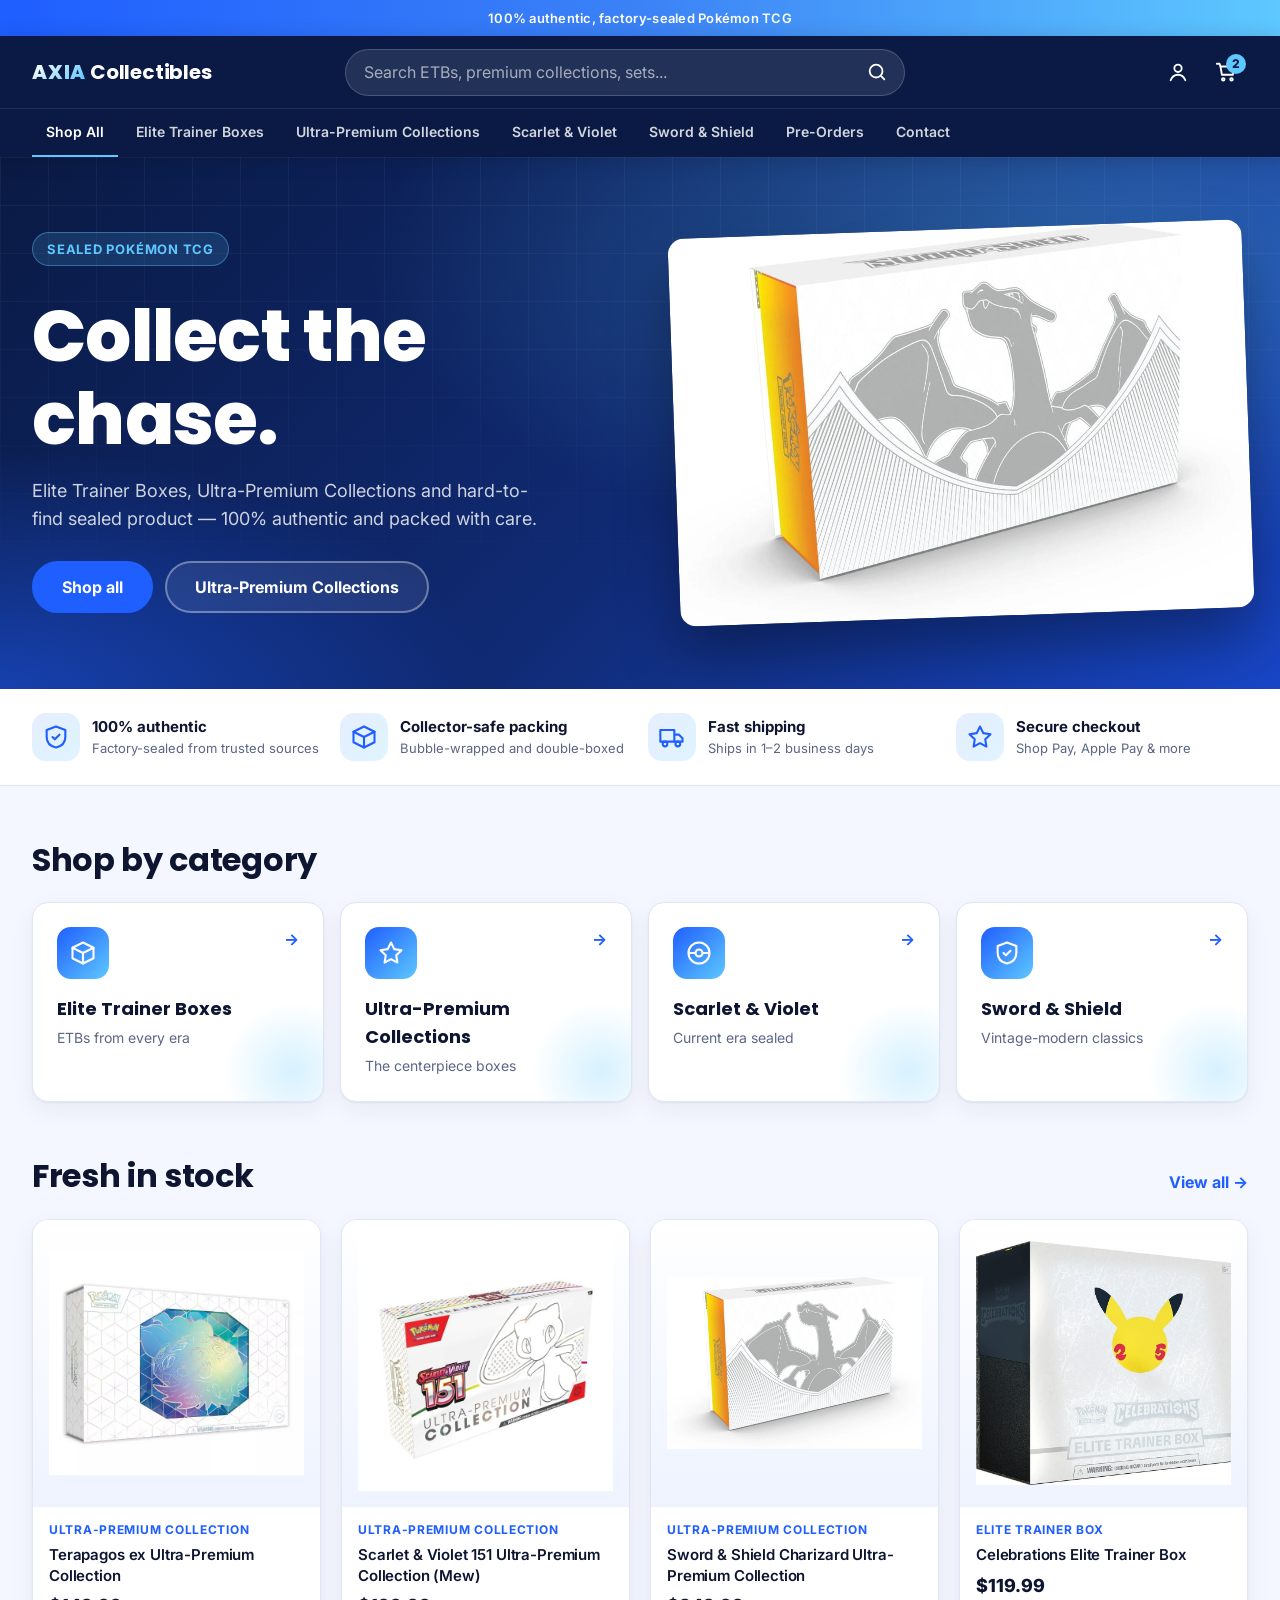
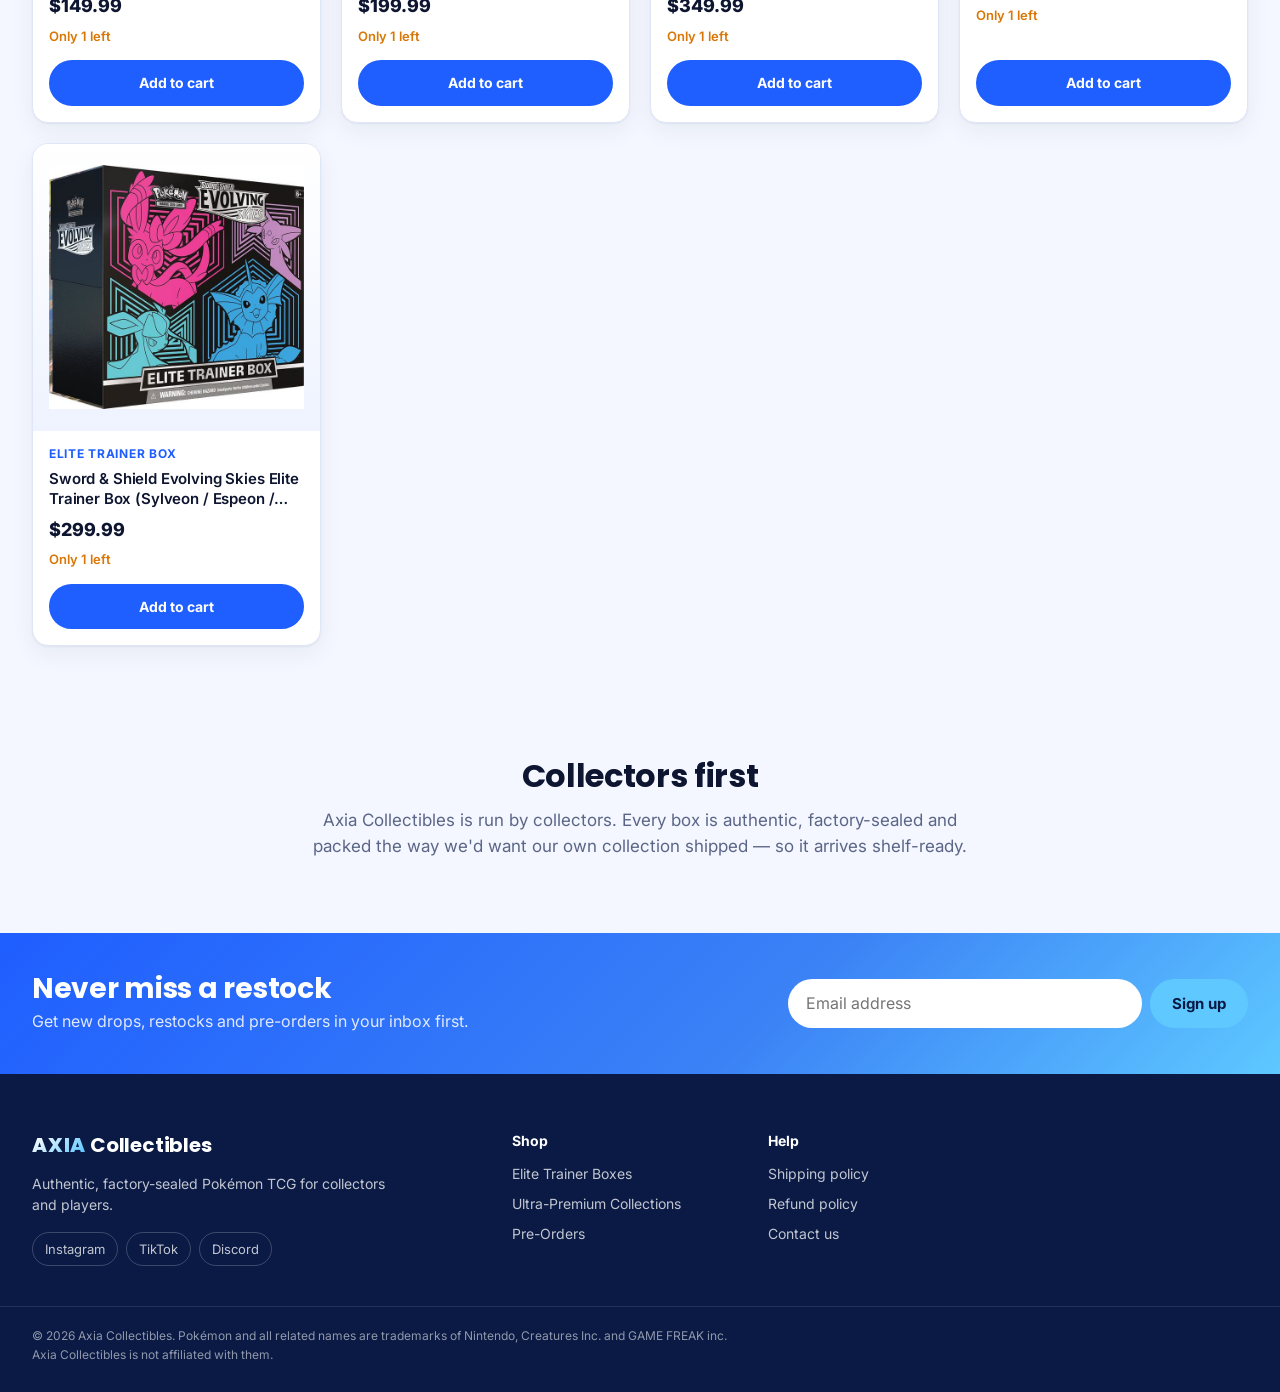
<file: axia-collectibles/preview.html>
<!doctype html>
<html lang="en"><head><meta charset="utf-8"><meta name="viewport" content="width=device-width, initial-scale=1">
<title>Axia Collectibles Preview</title>
<link href="https://fonts.googleapis.com/css2?family=Inter:wght@400;500;600;700;800&family=Poppins:wght@600;700;800&display=swap" rel="stylesheet">
<link rel="stylesheet" href="theme/assets/axia.css"><script src="theme/assets/axia.js" defer></script></head>
<body>
<!-- Static preview of the Shopify theme's homepage. The live store renders from theme/ -->
<div class="announcement" data-announcement><p class="announcement__item is-active">100% authentic, factory-sealed Pokémon TCG</p><p class="announcement__item">Every order ships in protective, collector-safe packaging</p></div>
<header class="header"><div class="header__top container">
<button class="header__icon header__menu-toggle" aria-label="Open menu"><svg class="icon" viewBox="0 0 24 24" width="24" height="24" fill="none" stroke="currentColor" stroke-width="2" stroke-linecap="round"><path d="M3 6h18M3 12h18M3 18h18"/></svg></button>
<a class="header__logo" href="#"><span class="logo-text"><span class="logo-text__mark">AXIA</span> Collectibles</span></a>
<form class="header__search" onsubmit="return false"><input type="search" placeholder="Search ETBs, premium collections, sets..." aria-label="Search"><button aria-label="Search"><svg class="icon" viewBox="0 0 24 24" width="22" height="22" fill="none" stroke="currentColor" stroke-width="2" stroke-linecap="round"><circle cx="11" cy="11" r="7"/><path d="m20 20-3.5-3.5"/></svg></button></form>
<div class="header__icons"><a class="header__icon header__search-mobile" href="#"><svg class="icon" viewBox="0 0 24 24" width="22" height="22" fill="none" stroke="currentColor" stroke-width="2" stroke-linecap="round"><circle cx="11" cy="11" r="7"/><path d="m20 20-3.5-3.5"/></svg></a><a class="header__icon" href="#"><svg class="icon" viewBox="0 0 24 24" width="22" height="22" fill="none" stroke="currentColor" stroke-width="2" stroke-linecap="round"><circle cx="12" cy="8" r="4"/><path d="M4 21c1.5-4 4.5-6 8-6s6.5 2 8 6"/></svg></a><a class="header__icon header__cart" href="#"><svg class="icon" viewBox="0 0 24 24" width="22" height="22" fill="none" stroke="currentColor" stroke-width="2" stroke-linecap="round" stroke-linejoin="round"><path d="M6 6h15l-1.5 9h-12z"/><path d="M6 6 5 3H2"/><circle cx="9" cy="20" r="1.4"/><circle cx="18" cy="20" r="1.4"/></svg><span class="header__cart-count">2</span></a></div>
</div><nav class="header__nav"><ul class="nav container"><li class="nav__item"><a class="nav__link is-active" href="#">Shop All</a></li><li class="nav__item"><a class="nav__link" href="#">Elite Trainer Boxes</a></li><li class="nav__item"><a class="nav__link" href="#">Ultra-Premium Collections</a></li><li class="nav__item"><a class="nav__link" href="#">Scarlet &amp; Violet</a></li><li class="nav__item"><a class="nav__link" href="#">Sword &amp; Shield</a></li><li class="nav__item"><a class="nav__link" href="#">Pre-Orders</a></li><li class="nav__item"><a class="nav__link" href="#">Contact</a></li></ul></nav></header>
<main>
<section class="hero"><div class="hero__glow"></div><div class="container hero__inner"><div class="hero__copy">
<p class="hero__eyebrow">Sealed Pokémon TCG</p><h1 class="hero__title">Collect the chase.</h1>
<div class="hero__text"><p>Elite Trainer Boxes, Ultra-Premium Collections and hard-to-find sealed product — 100% authentic and packed with care.</p></div>
<div class="hero__actions"><a class="btn btn--lg" href="#">Shop all</a><a class="btn btn--lg btn--ghost" href="#">Ultra-Premium Collections</a></div></div>
<div class="hero__media"><img src="images/charizard-ultra-premium-collection.jpg" alt="Charizard Ultra-Premium Collection"></div></div></section>
<section class="trust"><div class="container trust__grid"><div class="trust__item"><span class="trust__icon"><svg class="icon" viewBox="0 0 24 24" width="28" height="28" fill="none" stroke="currentColor" stroke-width="1.8" stroke-linecap="round" stroke-linejoin="round"><path d="M12 3 4 6v6c0 5 3.5 8 8 9 4.5-1 8-4 8-9V6z"/><path d="m9 12 2 2 4-4"/></svg></span><div><p class="trust__title">100% authentic</p><p class="trust__text">Factory-sealed from trusted sources</p></div></div><div class="trust__item"><span class="trust__icon"><svg class="icon" viewBox="0 0 24 24" width="28" height="28" fill="none" stroke="currentColor" stroke-width="1.8" stroke-linecap="round" stroke-linejoin="round"><path d="M3 7.5 12 3l9 4.5v9L12 21l-9-4.5z"/><path d="M3 7.5 12 12l9-4.5M12 12v9"/></svg></span><div><p class="trust__title">Collector-safe packing</p><p class="trust__text">Bubble-wrapped and double-boxed</p></div></div><div class="trust__item"><span class="trust__icon"><svg class="icon" viewBox="0 0 24 24" width="28" height="28" fill="none" stroke="currentColor" stroke-width="1.8" stroke-linecap="round" stroke-linejoin="round"><path d="M2 6h12v10H2zM14 10h4l3 3v3h-7"/><circle cx="6" cy="18" r="2"/><circle cx="17" cy="18" r="2"/></svg></span><div><p class="trust__title">Fast shipping</p><p class="trust__text">Ships in 1–2 business days</p></div></div><div class="trust__item"><span class="trust__icon"><svg class="icon" viewBox="0 0 24 24" width="28" height="28" fill="none" stroke="currentColor" stroke-width="1.8" stroke-linejoin="round"><path d="m12 3 2.8 5.7 6.2.9-4.5 4.4 1 6.2L12 17.3 6.5 20.2l1-6.2L3 9.6l6.2-.9z"/></svg></span><div><p class="trust__title">Secure checkout</p><p class="trust__text">Shop Pay, Apple Pay &amp; more</p></div></div></div></section>
<section class="section"><div class="container"><div class="section__head"><h2 class="section__title">Shop by category</h2></div><div class="tiles"><a class="tile" href="#"><span class="tile__icon"><svg class="icon" viewBox="0 0 24 24" width="28" height="28" fill="none" stroke="currentColor" stroke-width="1.8" stroke-linecap="round" stroke-linejoin="round"><path d="M3 7.5 12 3l9 4.5v9L12 21l-9-4.5z"/><path d="M3 7.5 12 12l9-4.5M12 12v9"/></svg></span><span class="tile__title">Elite Trainer Boxes</span><span class="tile__sub">ETBs from every era</span><span class="tile__arrow">&rarr;</span></a><a class="tile" href="#"><span class="tile__icon"><svg class="icon" viewBox="0 0 24 24" width="28" height="28" fill="none" stroke="currentColor" stroke-width="1.8" stroke-linejoin="round"><path d="m12 3 2.8 5.7 6.2.9-4.5 4.4 1 6.2L12 17.3 6.5 20.2l1-6.2L3 9.6l6.2-.9z"/></svg></span><span class="tile__title">Ultra-Premium Collections</span><span class="tile__sub">The centerpiece boxes</span><span class="tile__arrow">&rarr;</span></a><a class="tile" href="#"><span class="tile__icon"><svg class="icon" viewBox="0 0 24 24" width="28" height="28" fill="none" stroke="currentColor" stroke-width="1.8"><circle cx="12" cy="12" r="9"/><path d="M3 12h6M15 12h6"/><circle cx="12" cy="12" r="3"/></svg></span><span class="tile__title">Scarlet &amp; Violet</span><span class="tile__sub">Current era sealed</span><span class="tile__arrow">&rarr;</span></a><a class="tile" href="#"><span class="tile__icon"><svg class="icon" viewBox="0 0 24 24" width="28" height="28" fill="none" stroke="currentColor" stroke-width="1.8" stroke-linecap="round" stroke-linejoin="round"><path d="M12 3 4 6v6c0 5 3.5 8 8 9 4.5-1 8-4 8-9V6z"/><path d="m9 12 2 2 4-4"/></svg></span><span class="tile__title">Sword &amp; Shield</span><span class="tile__sub">Vintage-modern classics</span><span class="tile__arrow">&rarr;</span></a></div></div></section>
<section class="section" style="padding-top:0"><div class="container"><div class="section__head"><h2 class="section__title">Fresh in stock</h2><a class="section__link" href="#">View all &rarr;</a></div><div class="grid"><article class="card"><a class="card__media" href="#"><img src="images/terapagos-ex-ultra-premium-collection.jpg" alt="Terapagos ex Ultra-Premium Collection" loading="lazy"></a>
<div class="card__body"><p class="card__type">Ultra-Premium Collection</p><h3 class="card__title"><a href="#">Terapagos ex Ultra-Premium Collection</a></h3>
<div class="price"><span class="price__current">$149.99</span></div><p class="card__stock">Only 1 left</p>
<div class="card__form"><button class="btn btn--block">Add to cart</button></div></div></article><article class="card"><a class="card__media" href="#"><img src="images/sv-151-ultra-premium-collection.jpg" alt="Scarlet &amp; Violet 151 Ultra-Premium Collection (Mew)" loading="lazy"></a>
<div class="card__body"><p class="card__type">Ultra-Premium Collection</p><h3 class="card__title"><a href="#">Scarlet &amp; Violet 151 Ultra-Premium Collection (Mew)</a></h3>
<div class="price"><span class="price__current">$199.99</span></div><p class="card__stock">Only 1 left</p>
<div class="card__form"><button class="btn btn--block">Add to cart</button></div></div></article><article class="card"><a class="card__media" href="#"><img src="images/charizard-ultra-premium-collection.jpg" alt="Sword &amp; Shield Charizard Ultra-Premium Collection" loading="lazy"></a>
<div class="card__body"><p class="card__type">Ultra-Premium Collection</p><h3 class="card__title"><a href="#">Sword &amp; Shield Charizard Ultra-Premium Collection</a></h3>
<div class="price"><span class="price__current">$349.99</span></div><p class="card__stock">Only 1 left</p>
<div class="card__form"><button class="btn btn--block">Add to cart</button></div></div></article><article class="card"><a class="card__media" href="#"><img src="images/celebrations-elite-trainer-box.jpg" alt="Celebrations Elite Trainer Box" loading="lazy"></a>
<div class="card__body"><p class="card__type">Elite Trainer Box</p><h3 class="card__title"><a href="#">Celebrations Elite Trainer Box</a></h3>
<div class="price"><span class="price__current">$119.99</span></div><p class="card__stock">Only 1 left</p>
<div class="card__form"><button class="btn btn--block">Add to cart</button></div></div></article><article class="card"><a class="card__media" href="#"><img src="images/evolving-skies-elite-trainer-box.jpg" alt="Sword &amp; Shield Evolving Skies Elite Trainer Box (Sylveon / Espeon / Glaceon / Vaporeon)" loading="lazy"></a>
<div class="card__body"><p class="card__type">Elite Trainer Box</p><h3 class="card__title"><a href="#">Sword &amp; Shield Evolving Skies Elite Trainer Box (Sylveon / Espeon / Glaceon / Vaporeon)</a></h3>
<div class="price"><span class="price__current">$299.99</span></div><p class="card__stock">Only 1 left</p>
<div class="card__form"><button class="btn btn--block">Add to cart</button></div></div></article></div></div></section>
<section class="section"><div class="container rich-text"><h2 class="section__title">Collectors first</h2><div class="rte"><p>Axia Collectibles is run by collectors. Every box is authentic, factory-sealed and packed the way we'd want our own collection shipped — so it arrives shelf-ready.</p></div></div></section>
</main>
<section class="newsletter"><div class="container newsletter__inner"><div><h2 class="newsletter__title">Never miss a restock</h2><p class="newsletter__text">Get new drops, restocks and pre-orders in your inbox first.</p></div>
<form class="newsletter__form" onsubmit="return false"><input type="email" placeholder="Email address" aria-label="Email address"><button class="btn btn--accent">Sign up</button></form></div></section>
<footer class="footer"><div class="container footer__grid"><div class="footer__brand"><span class="logo-text logo-text--light"><span class="logo-text__mark">AXIA</span> Collectibles</span><div class="footer__about"><p>Authentic, factory-sealed Pokémon TCG for collectors and players.</p></div>
<ul class="footer__social"><li><a href="#">Instagram</a></li><li><a href="#">TikTok</a></li><li><a href="#">Discord</a></li></ul></div>
<div class="footer__col"><p class="footer__heading">Shop</p><ul><li><a href="#">Elite Trainer Boxes</a></li><li><a href="#">Ultra-Premium Collections</a></li><li><a href="#">Pre-Orders</a></li></ul></div>
<div class="footer__col"><p class="footer__heading">Help</p><ul><li><a href="#">Shipping policy</a></li><li><a href="#">Refund policy</a></li><li><a href="#">Contact us</a></li></ul></div></div>
<div class="footer__bottom container"><p>&copy; 2026 Axia Collectibles. Pokémon and all related names are trademarks of Nintendo, Creatures Inc. and GAME FREAK inc. Axia Collectibles is not affiliated with them.</p></div></footer>
</body></html>
</file>
<file: axia-collectibles/theme/assets/axia.css>
/* Axia Collectibles theme */
:root {
  --color-primary: #1f5eff;
  --color-dark: #0a1a44;
  --color-accent: #5ec8ff;
  --color-bg: #f4f7ff;
  --color-text: #0d1530;
  --color-sale: #ff4d6d;
  --color-surface: #ffffff;
  --color-muted: #5b6687;
  --color-line: #dfe6f7;
  --radius: 16px;
  --radius-sm: 10px;
  --shadow: 0 1px 2px rgba(10, 26, 68, .06), 0 8px 24px rgba(10, 26, 68, .06);
  --shadow-hover: 0 2px 4px rgba(10, 26, 68, .08), 0 16px 40px rgba(31, 94, 255, .16);
  --font-body: 'Inter', system-ui, -apple-system, 'Segoe UI', Roboto, sans-serif;
  --font-head: 'Poppins', 'Inter', system-ui, sans-serif;
}

*, *::before, *::after { box-sizing: border-box; }
html { -webkit-text-size-adjust: 100%; }
body {
  margin: 0;
  font-family: var(--font-body);
  font-size: 16px;
  line-height: 1.55;
  color: var(--color-text);
  background: var(--color-bg);
  -webkit-font-smoothing: antialiased;
}
img, svg { max-width: 100%; height: auto; display: block; }
a { color: inherit; text-decoration: none; }
h1, h2, h3 { font-family: var(--font-head); line-height: 1.15; margin: 0 0 .5em; letter-spacing: -.01em; }
p { margin: 0 0 1em; }
button, input, select { font: inherit; color: inherit; }
.container { width: 100%; max-width: 1280px; margin: 0 auto; padding: 0 16px; }
@media (min-width: 750px) { .container { padding: 0 32px; } }
.visually-hidden { position: absolute !important; width: 1px; height: 1px; overflow: hidden; clip: rect(0 0 0 0); white-space: nowrap; }
.skip-link { position: absolute; left: -9999px; top: 8px; z-index: 100; background: #fff; padding: 8px 16px; border-radius: 8px; }
.skip-link:focus { left: 8px; }
:focus-visible { outline: 3px solid var(--color-accent); outline-offset: 2px; }
.placeholder { background: #e7ecfa; fill: #b9c4e4; width: 100%; height: 100%; }

/* Buttons */
.btn {
  display: inline-flex; align-items: center; justify-content: center; gap: 8px;
  min-height: 44px; padding: 10px 20px;
  border: 2px solid var(--color-primary); border-radius: 999px;
  background: var(--color-primary); color: #fff;
  font-weight: 700; font-size: 15px; cursor: pointer;
  transition: transform .15s ease, background .15s ease, box-shadow .15s ease;
}
.btn:hover { background: #1649d6; border-color: #1649d6; box-shadow: 0 6px 18px rgba(31, 94, 255, .3); }
.btn:active { transform: translateY(1px); }
.btn[disabled] { background: #c5cde3; border-color: #c5cde3; color: #fff; cursor: not-allowed; box-shadow: none; }
.btn--lg { min-height: 52px; padding: 12px 28px; font-size: 16px; }
.btn--sm { min-height: 34px; padding: 4px 14px; font-size: 13px; }
.btn--block { width: 100%; }
.btn--grow { flex: 1; }
.btn--outline { background: transparent; color: var(--color-primary); }
.btn--outline:hover { background: var(--color-primary); color: #fff; }
.btn--ghost { background: rgba(255, 255, 255, .08); border-color: rgba(255, 255, 255, .35); color: #fff; }
.btn--ghost:hover { background: rgba(255, 255, 255, .18); border-color: #fff; box-shadow: none; }
.btn--accent { background: var(--color-accent); border-color: var(--color-accent); color: var(--color-dark); }
.btn--accent:hover { background: #fff; border-color: #fff; color: var(--color-dark); }

/* Announcement */
.announcement { background: linear-gradient(90deg, var(--color-primary), #3b82f6 50%, var(--color-accent)); color: #fff; text-align: center; font-size: 13px; font-weight: 600; letter-spacing: .02em; position: relative; min-height: 36px; }
.announcement__item { margin: 0; padding: 8px 16px; display: none; }
.announcement__item.is-active { display: block; animation: fadeIn .4s ease; }
.announcement a { text-decoration: underline; }
@keyframes fadeIn { from { opacity: 0; } to { opacity: 1; } }

/* Header */
.header { background: var(--color-dark); color: #fff; position: sticky; top: 0; z-index: 50; box-shadow: 0 2px 20px rgba(0, 0, 0, .15); }
.header__top { display: flex; align-items: center; gap: 16px; min-height: 72px; }
.header__logo { flex-shrink: 0; }
.logo-text { font-family: var(--font-head); font-weight: 700; font-size: 20px; letter-spacing: -.01em; white-space: nowrap; }
.logo-text__mark { font-weight: 800; background: linear-gradient(135deg, #fff 10%, var(--color-accent) 90%); -webkit-background-clip: text; background-clip: text; color: transparent; letter-spacing: .04em; }
.logo-text--light { color: #fff; }
.logo-text--xl { font-size: 32px; }
.header__search { flex: 1; max-width: 560px; margin: 0 auto; display: flex; background: rgba(255, 255, 255, .1); border: 1px solid rgba(255, 255, 255, .18); border-radius: 999px; overflow: hidden; transition: background .15s, border-color .15s; }
.header__search:focus-within { background: #fff; border-color: #fff; color: var(--color-text); }
.header__search input { flex: 1; min-width: 0; border: 0; background: transparent; padding: 10px 18px; color: inherit; outline: none; }
.header__search input::placeholder { color: rgba(255, 255, 255, .6); }
.header__search:focus-within input::placeholder { color: var(--color-muted); }
.header__search button { border: 0; background: transparent; padding: 0 16px; cursor: pointer; color: inherit; }
.header__icons { display: flex; align-items: center; gap: 4px; margin-left: auto; }
.header__icon { display: inline-flex; align-items: center; justify-content: center; width: 44px; height: 44px; border-radius: 999px; background: transparent; border: 0; color: inherit; cursor: pointer; position: relative; }
.header__icon:hover { background: rgba(255, 255, 255, .1); }
.header__cart-count { position: absolute; top: 4px; right: 2px; min-width: 20px; height: 20px; padding: 0 5px; border-radius: 999px; background: var(--color-accent); color: var(--color-dark); font-size: 12px; font-weight: 800; display: flex; align-items: center; justify-content: center; }
.header__menu-toggle, .header__search-mobile { display: none; }
.header__nav { border-top: 1px solid rgba(255, 255, 255, .08); }
.nav { display: flex; gap: 4px; list-style: none; margin: 0 auto; padding-top: 0; padding-bottom: 0; }
.nav__item { position: relative; }
.nav__link { display: block; padding: 12px 14px; font-weight: 600; font-size: 14px; color: rgba(255, 255, 255, .82); border-bottom: 2px solid transparent; }
.nav__link:hover, .nav__link.is-active { color: #fff; border-bottom-color: var(--color-accent); }
.nav__dropdown { list-style: none; margin: 0; padding: 8px; position: absolute; top: 100%; left: 0; min-width: 220px; background: #fff; color: var(--color-text); border-radius: var(--radius-sm); box-shadow: var(--shadow-hover); opacity: 0; visibility: hidden; transform: translateY(6px); transition: .15s ease; }
.nav__item--has-children:hover .nav__dropdown, .nav__item--has-children:focus-within .nav__dropdown { opacity: 1; visibility: visible; transform: none; }
.nav__dropdown a { display: block; padding: 8px 12px; border-radius: 8px; font-size: 14px; font-weight: 500; }
.nav__dropdown a:hover { background: var(--color-bg); color: var(--color-primary); }

.drawer { position: fixed; inset: 0; z-index: 60; background: rgba(5, 12, 35, .55); }
.drawer[hidden] { display: none; }
.drawer__panel { width: min(340px, 88vw); height: 100%; background: var(--color-dark); padding: 16px; overflow-y: auto; }
.drawer__head { display: flex; align-items: center; justify-content: space-between; margin-bottom: 16px; }
.drawer__search input { width: 100%; padding: 12px 16px; border-radius: 999px; border: 0; margin-bottom: 16px; color: var(--color-text); }
.drawer__nav, .drawer__nav ul { list-style: none; margin: 0; padding: 0; }
.drawer__nav > li > a { display: block; padding: 12px 4px; font-weight: 600; border-bottom: 1px solid rgba(255, 255, 255, .08); }
.drawer__nav ul a { display: block; padding: 8px 16px; color: rgba(255, 255, 255, .75); font-size: 14px; }

@media (max-width: 899px) {
  .header__top { min-height: 60px; gap: 8px; }
  .header__menu-toggle, .header__search-mobile { display: inline-flex; }
  .header__search, .header__nav { display: none; }
  .header__logo { position: absolute; left: 50%; transform: translateX(-50%); }
  .logo-text { font-size: 17px; }
}
@media (max-width: 479px) {
  .header__search-mobile { display: none; }
  .header__icon { width: 40px; }
  .logo-text { font-size: 16px; }
}

/* Hero */
.hero { position: relative; overflow: hidden; color: #fff; background: radial-gradient(1200px 500px at 85% 20%, rgba(94, 200, 255, .35), transparent 60%), radial-gradient(800px 400px at 0% 100%, rgba(31, 94, 255, .5), transparent 60%), linear-gradient(135deg, var(--color-dark) 0%, #102a73 55%, #1846c7 100%); }
.hero__glow { position: absolute; inset: 0; background-image: linear-gradient(rgba(255, 255, 255, .05) 1px, transparent 1px), linear-gradient(90deg, rgba(255, 255, 255, .05) 1px, transparent 1px); background-size: 48px 48px; mask-image: linear-gradient(180deg, #000, transparent 90%); -webkit-mask-image: linear-gradient(180deg, #000, transparent 90%); pointer-events: none; }
.hero__inner { position: relative; display: grid; grid-template-columns: 1.05fr 1fr; align-items: center; gap: 40px; padding-top: 72px; padding-bottom: 72px; }
.hero__eyebrow { display: inline-block; padding: 6px 14px; border-radius: 999px; background: rgba(94, 200, 255, .15); border: 1px solid rgba(94, 200, 255, .4); color: var(--color-accent); font-size: 13px; font-weight: 700; letter-spacing: .06em; text-transform: uppercase; }
.hero__title { font-size: clamp(40px, 6vw, 72px); font-weight: 800; margin: 16px 0; }
.hero__text { font-size: 18px; color: rgba(255, 255, 255, .8); max-width: 520px; }
.hero__actions { display: flex; flex-wrap: wrap; gap: 12px; margin-top: 28px; }
.hero__media { position: relative; }
.hero__media::before { content: ''; position: absolute; inset: 8% 6%; border-radius: 50%; background: radial-gradient(circle, rgba(94, 200, 255, .55), transparent 65%); filter: blur(30px); }
.hero__media img, .hero__media svg { position: relative; border-radius: var(--radius); box-shadow: 0 30px 60px rgba(0, 0, 0, .35); transform: rotate(-2deg); background: #fff; }
.hero--full { min-height: 100vh; display: flex; align-items: center; }
.hero__center { position: relative; text-align: center; display: flex; flex-direction: column; align-items: center; gap: 12px; padding-top: 64px; padding-bottom: 64px; }
@media (max-width: 899px) {
  .hero__inner { grid-template-columns: 1fr; padding-top: 40px; padding-bottom: 48px; gap: 32px; }
  .hero__text { font-size: 16px; }
}

/* Sections */
.section { padding: 56px 0; }
.section__head { display: flex; align-items: flex-end; justify-content: space-between; gap: 16px; margin-bottom: 24px; }
.section__title { font-size: clamp(24px, 3vw, 32px); font-weight: 700; margin: 0; }
.section__link { color: var(--color-primary); font-weight: 700; white-space: nowrap; }
.section__link:hover { text-decoration: underline; }
.empty { color: var(--color-muted); grid-column: 1 / -1; }

/* Trust bar */
.trust { background: var(--color-surface); border-bottom: 1px solid var(--color-line); }
.trust__grid { display: grid; grid-template-columns: repeat(4, 1fr); gap: 16px; padding-top: 24px; padding-bottom: 24px; }
.trust__item { display: flex; align-items: center; gap: 12px; }
.trust__icon { flex-shrink: 0; width: 48px; height: 48px; border-radius: 14px; display: flex; align-items: center; justify-content: center; background: linear-gradient(135deg, #e6eeff, #dff4ff); color: var(--color-primary); }
.trust__title { margin: 0; font-weight: 700; font-size: 15px; }
.trust__text { margin: 0; font-size: 13px; color: var(--color-muted); }
@media (max-width: 899px) { .trust__grid { grid-template-columns: repeat(2, 1fr); } }

/* Category tiles */
.tiles { display: grid; grid-template-columns: repeat(4, 1fr); gap: 16px; }
.tile { position: relative; display: flex; flex-direction: column; gap: 4px; padding: 24px; min-height: 160px; border-radius: var(--radius); background: var(--color-surface); border: 1px solid var(--color-line); box-shadow: var(--shadow); overflow: hidden; transition: transform .2s ease, box-shadow .2s ease, border-color .2s ease; }
.tile::after { content: ''; position: absolute; right: -40px; bottom: -40px; width: 140px; height: 140px; border-radius: 50%; background: radial-gradient(circle, rgba(94, 200, 255, .25), transparent 70%); transition: transform .3s ease; }
.tile:hover { transform: translateY(-4px); box-shadow: var(--shadow-hover); border-color: #bcd0ff; }
.tile:hover::after { transform: scale(1.4); }
.tile__icon { width: 52px; height: 52px; border-radius: 14px; display: flex; align-items: center; justify-content: center; background: linear-gradient(135deg, var(--color-primary), var(--color-accent)); color: #fff; margin-bottom: 12px; }
.tile__title { font-family: var(--font-head); font-weight: 700; font-size: 18px; }
.tile__sub { color: var(--color-muted); font-size: 14px; }
.tile__arrow { position: absolute; top: 24px; right: 24px; color: var(--color-primary); font-weight: 700; transition: transform .2s; }
.tile:hover .tile__arrow { transform: translateX(4px); }
.tile--image img { border-radius: var(--radius-sm); aspect-ratio: 4 / 3; object-fit: contain; background: #fff; margin-bottom: 12px; }
@media (max-width: 899px) { .tiles { grid-template-columns: repeat(2, 1fr); gap: 12px; } .tile { padding: 16px; min-height: 140px; } .tile__arrow { top: 16px; right: 16px; } }

/* Product grid + cards */
.grid { display: grid; grid-template-columns: repeat(4, 1fr); gap: 20px; }
.grid--3 { grid-template-columns: repeat(3, 1fr); }
@media (max-width: 1099px) { .grid { grid-template-columns: repeat(3, 1fr); } }
@media (max-width: 749px) { .grid, .grid--3 { grid-template-columns: repeat(2, 1fr); gap: 12px; } }
.card { display: flex; flex-direction: column; background: var(--color-surface); border: 1px solid var(--color-line); border-radius: var(--radius); overflow: hidden; box-shadow: var(--shadow); transition: transform .2s ease, box-shadow .2s ease, border-color .2s ease; }
.card:hover { transform: translateY(-4px); box-shadow: var(--shadow-hover); border-color: #bcd0ff; }
.card__media { position: relative; display: block; aspect-ratio: 1 / 1; background: linear-gradient(180deg, #fff, #eef3ff); overflow: hidden; }
.card__media img { width: 100%; height: 100%; object-fit: contain; padding: 16px; transition: transform .35s ease; }
.card:hover .card__media img { transform: scale(1.05); }
.card__media::after { content: ''; position: absolute; inset: 0; background: linear-gradient(115deg, transparent 35%, rgba(255, 255, 255, .55) 50%, transparent 65%); transform: translateX(-100%); transition: transform .6s ease; pointer-events: none; }
.card:hover .card__media::after { transform: translateX(100%); }
.card__media--wide { aspect-ratio: 16 / 9; }
.card__media--wide img { object-fit: cover; padding: 0; }
.card__badges { position: absolute; top: 12px; left: 12px; display: flex; flex-wrap: wrap; gap: 6px; z-index: 1; }
.badge { padding: 4px 10px; border-radius: 999px; font-size: 11px; font-weight: 800; letter-spacing: .04em; text-transform: uppercase; color: #fff; background: var(--color-primary); }
.badge--sale { background: var(--color-sale); }
.badge--soldout { background: #6b7493; }
.badge--preorder { background: var(--color-dark); }
.badge--new { background: var(--color-accent); color: var(--color-dark); }
.card__body { display: flex; flex-direction: column; gap: 6px; padding: 14px 16px 16px; flex: 1; }
.card__type, .card__vendor { margin: 0; font-size: 12px; font-weight: 700; letter-spacing: .06em; text-transform: uppercase; color: var(--color-primary); }
.card__title { font-family: var(--font-body); font-size: 15px; font-weight: 600; line-height: 1.35; margin: 0; display: -webkit-box; -webkit-line-clamp: 2; -webkit-box-orient: vertical; overflow: hidden; }
.card__title a:hover { color: var(--color-primary); }
.card__stock { margin: 0; font-size: 13px; font-weight: 600; color: #d97706; }
.card__form, .card__body > .btn { margin-top: auto; padding-top: 8px; }
.card__body > .btn { margin-top: auto; }
.card .btn { min-height: 40px; font-size: 14px; }

.price { display: flex; align-items: baseline; flex-wrap: wrap; gap: 8px; }
.price__current { font-size: 18px; font-weight: 800; }
.price--sale .price__current { color: var(--color-sale); }
.price__compare { color: var(--color-muted); font-size: 14px; }

/* Rich text + newsletter */
.rich-text { max-width: 760px; text-align: center; }
.rich-text .rte { color: var(--color-muted); font-size: 17px; margin-top: 12px; }
.rte a { color: var(--color-primary); text-decoration: underline; }
.rte img { border-radius: var(--radius-sm); }
.newsletter { background: linear-gradient(135deg, var(--color-primary), #3b82f6 60%, var(--color-accent)); color: #fff; }
.newsletter__inner { display: flex; align-items: center; justify-content: space-between; gap: 24px; padding-top: 40px; padding-bottom: 40px; flex-wrap: wrap; }
.newsletter__title { font-size: 28px; margin: 0 0 4px; }
.newsletter__text { margin: 0; color: rgba(255, 255, 255, .85); }
.newsletter__form { display: flex; gap: 8px; flex: 1; max-width: 460px; flex-wrap: wrap; }
.newsletter__form input { flex: 1; min-width: 200px; padding: 12px 18px; border-radius: 999px; border: 0; color: var(--color-text); }
.newsletter__success { font-weight: 700; margin: 0; }
.form-error { color: #ffd7de; font-size: 14px; width: 100%; }

/* Footer */
.footer { background: var(--color-dark); color: rgba(255, 255, 255, .75); font-size: 14px; }
.footer__grid { display: grid; grid-template-columns: 2fr repeat(3, 1fr); gap: 32px; padding-top: 56px; padding-bottom: 40px; }
.footer__about { margin-top: 12px; max-width: 360px; }
.footer__heading { color: #fff; font-weight: 700; margin-bottom: 12px; }
.footer ul { list-style: none; padding: 0; margin: 0; }
.footer__col li { margin-bottom: 8px; }
.footer a:hover { color: #fff; }
.footer__social { display: flex; flex-wrap: wrap; gap: 8px; margin-top: 16px !important; }
.footer__social a { display: inline-block; padding: 6px 12px; border-radius: 999px; border: 1px solid rgba(255, 255, 255, .2); font-size: 13px; }
.footer__social a:hover { border-color: var(--color-accent); }
.footer__bottom { display: flex; justify-content: space-between; align-items: center; gap: 16px; flex-wrap: wrap; padding-top: 20px; padding-bottom: 28px; border-top: 1px solid rgba(255, 255, 255, .1); font-size: 12px; color: rgba(255, 255, 255, .55); }
.footer__bottom p { margin: 0; max-width: 720px; }
.footer__payment { display: flex; gap: 6px; flex-wrap: wrap; }
.footer__payment svg { width: 38px; height: 24px; }
@media (max-width: 899px) { .footer__grid { grid-template-columns: 1fr 1fr; } .footer__brand { grid-column: 1 / -1; } }

/* Page head, breadcrumbs, toolbar */
.page-head { padding: 40px 0 20px; }
.page-head__title { font-size: clamp(28px, 4vw, 40px); font-weight: 800; margin: 0 0 8px; }
.page-head__tag { color: var(--color-primary); font-weight: 700; }
.page-head__desc { color: var(--color-muted); max-width: 720px; }
.breadcrumbs { padding: 20px 0; font-size: 13px; color: var(--color-muted); display: flex; flex-wrap: wrap; gap: 6px; }
.breadcrumbs a:hover { color: var(--color-primary); }
.toolbar { display: flex; align-items: center; justify-content: space-between; gap: 16px; flex-wrap: wrap; margin-bottom: 24px; }
.toolbar__right { display: flex; align-items: center; gap: 12px; margin-left: auto; }
.toolbar__count { color: var(--color-muted); font-size: 14px; }
.chips { display: flex; flex-wrap: wrap; gap: 8px; }
.chip { padding: 8px 14px; border-radius: 999px; background: var(--color-surface); border: 1px solid var(--color-line); font-size: 14px; font-weight: 600; transition: .15s; }
.chip:hover { border-color: var(--color-primary); color: var(--color-primary); }
.chip.is-active { background: var(--color-primary); border-color: var(--color-primary); color: #fff; }
.select, .input { width: 100%; padding: 12px 16px; border-radius: var(--radius-sm); border: 1px solid var(--color-line); background: var(--color-surface); }
.select--sm { width: auto; padding: 8px 12px; font-size: 14px; }
.field-label { display: block; font-weight: 600; font-size: 14px; margin: 16px 0 6px; }
.field-label .input, .field-label .select { margin-top: 6px; font-weight: 400; }
.checkbox { display: flex; gap: 8px; align-items: center; margin: 16px 0; font-size: 14px; }
.pagination { margin-top: 40px; text-align: center; font-weight: 600; }
.pagination span { display: inline-block; margin: 0 4px; }
.pagination a, .pagination .current { display: inline-block; padding: 8px 12px; border-radius: 8px; }
.pagination a:hover { background: var(--color-surface); color: var(--color-primary); }
.pagination .current { background: var(--color-primary); color: #fff; }

/* Product page */
.product { padding-bottom: 32px; }
.product__grid { display: grid; grid-template-columns: 1.1fr 1fr; gap: 48px; align-items: start; }
.product__gallery { position: sticky; top: 140px; }
.product__main-media { background: linear-gradient(180deg, #fff, #eef3ff); border: 1px solid var(--color-line); border-radius: var(--radius); aspect-ratio: 1 / 1; display: flex; align-items: center; justify-content: center; overflow: hidden; }
.product__main-media img { width: 100%; height: 100%; object-fit: contain; padding: 32px; }
.product__thumbs { display: flex; gap: 10px; margin-top: 12px; overflow-x: auto; }
.product__thumb { flex: 0 0 76px; height: 76px; padding: 6px; border-radius: var(--radius-sm); background: #fff; border: 2px solid var(--color-line); cursor: pointer; }
.product__thumb.is-active { border-color: var(--color-primary); }
.product__thumb img { width: 100%; height: 100%; object-fit: contain; }
.product__type { color: var(--color-primary); font-weight: 700; font-size: 13px; letter-spacing: .06em; text-transform: uppercase; margin-bottom: 8px; }
.product__title { font-size: clamp(26px, 3.4vw, 38px); font-weight: 800; }
.product .price__current { font-size: 28px; }
.product__stock { display: flex; align-items: center; gap: 8px; margin: 16px 0; font-weight: 600; font-size: 15px; }
.dot { width: 10px; height: 10px; border-radius: 50%; display: inline-block; }
.dot--green { background: #16a34a; box-shadow: 0 0 0 4px rgba(22, 163, 74, .15); }
.dot--amber { background: #f59e0b; box-shadow: 0 0 0 4px rgba(245, 158, 11, .15); }
.dot--red { background: #dc2626; }
.dot--blue { background: var(--color-primary); box-shadow: 0 0 0 4px rgba(31, 94, 255, .15); }
.product__buy { display: flex; gap: 12px; margin-top: 20px; }
.product__checkout { margin-top: 12px; }
.qty { display: inline-flex; align-items: center; border: 1px solid var(--color-line); border-radius: 999px; background: #fff; }
.qty__btn { width: 44px; height: 48px; border: 0; background: transparent; font-size: 20px; cursor: pointer; }
.qty__input { width: 44px; text-align: center; border: 0; background: transparent; -moz-appearance: textfield; }
.qty__input::-webkit-outer-spin-button, .qty__input::-webkit-inner-spin-button { -webkit-appearance: none; margin: 0; }
.qty__input--solo { width: 72px; padding: 10px; border: 1px solid var(--color-line); border-radius: var(--radius-sm); background: #fff; -moz-appearance: auto; }
.product__perks { list-style: none; padding: 20px; margin: 24px 0; border-radius: var(--radius); background: linear-gradient(135deg, #eaf0ff, #e6f7ff); display: grid; gap: 12px; }
.product__perks li { display: flex; align-items: center; gap: 12px; font-weight: 600; font-size: 14px; }
.product__perks .icon { color: var(--color-primary); width: 22px; height: 22px; flex-shrink: 0; }
.product__details { border-top: 1px solid var(--color-line); padding: 16px 0; }
.product__details summary { cursor: pointer; font-weight: 700; font-size: 16px; list-style: none; display: flex; justify-content: space-between; }
.product__details summary::after { content: '+'; font-size: 20px; color: var(--color-primary); }
.product__details[open] summary::after { content: '\2212'; }
.product__details .rte { margin-top: 12px; color: #333c5c; }
@media (max-width: 899px) { .product__grid { grid-template-columns: 1fr; gap: 24px; } .product__gallery { position: static; } .product__main-media img { padding: 16px; } }

/* Cart */
.cart { display: grid; grid-template-columns: 1fr 360px; gap: 32px; align-items: start; padding-bottom: 56px; }
.cart__items { background: var(--color-surface); border: 1px solid var(--color-line); border-radius: var(--radius); }
.cart-item { display: grid; grid-template-columns: 96px 1fr auto auto; gap: 16px; align-items: center; padding: 16px; border-bottom: 1px solid var(--color-line); }
.cart-item:last-child { border-bottom: 0; }
.cart-item__media img { width: 96px; height: 96px; object-fit: contain; background: #f4f7ff; border-radius: var(--radius-sm); padding: 6px; }
.cart-item__title { font-weight: 700; }
.cart-item__variant, .cart-item__price { margin: 2px 0; color: var(--color-muted); font-size: 14px; }
.cart-item__remove { font-size: 13px; color: var(--color-primary); text-decoration: underline; }
.cart-item__total { font-weight: 800; margin: 0; min-width: 80px; text-align: right; }
.cart__summary { background: var(--color-surface); border: 1px solid var(--color-line); border-radius: var(--radius); padding: 24px; display: grid; gap: 12px; position: sticky; top: 140px; }
.cart__row { display: flex; justify-content: space-between; font-size: 18px; }
.cart__note { color: var(--color-muted); font-size: 14px; margin: 0; }
.cart__continue { text-align: center; color: var(--color-primary); font-weight: 600; font-size: 14px; }
.js .cart [data-cart-update] { display: none; }
@media (max-width: 899px) {
  .cart { grid-template-columns: 1fr; }
  .cart-item { grid-template-columns: 72px 1fr auto; }
  .cart-item__media img { width: 72px; height: 72px; }
  .cart-item__total { grid-column: 2 / -1; text-align: left; }
  .cart__summary { position: static; }
}

/* Misc pages */
.empty-state { text-align: center; padding: 80px 16px; }
.empty-state__code { font-family: var(--font-head); font-size: 96px; font-weight: 800; line-height: 1; margin: 0; background: linear-gradient(135deg, var(--color-primary), var(--color-accent)); -webkit-background-clip: text; background-clip: text; color: transparent; }
.search-form { display: flex; gap: 8px; max-width: 560px; margin-top: 16px; }
.search-form input { flex: 1; padding: 12px 18px; border-radius: 999px; border: 1px solid var(--color-line); }
.page .rte { max-width: 760px; font-size: 17px; }
.article__image img { border-radius: var(--radius); margin-bottom: 32px; }
.auth { max-width: 460px; }
.auth .btn { margin-top: 20px; }
.auth__links { margin-top: 16px; font-size: 14px; color: var(--color-muted); }
.auth__links a { color: var(--color-primary); }
.auth__recover { display: none; margin-top: 40px; }
.auth__recover:target, .auth__recover.is-open { display: block; }
.address { background: var(--color-surface); border: 1px solid var(--color-line); border-radius: var(--radius-sm); padding: 16px; margin-bottom: 12px; }
.table { width: 100%; border-collapse: collapse; background: var(--color-surface); border-radius: var(--radius); overflow: hidden; margin-bottom: 32px; font-size: 14px; }
.table th, .table td { padding: 12px 16px; text-align: left; border-bottom: 1px solid var(--color-line); }
.table th { background: #eaf0ff; font-weight: 700; }
.table a { color: var(--color-primary); font-weight: 600; }
.gift-code { font-family: monospace; font-size: 24px; letter-spacing: .1em; background: #fff; padding: 12px 20px; border-radius: var(--radius-sm); display: inline-block; }
.password-body .newsletter__form { justify-content: center; margin-top: 16px; }
.password-login { margin-top: 32px; color: rgba(255, 255, 255, .7); font-size: 14px; }
.password-login summary { cursor: pointer; }
.password-login form { display: flex; gap: 8px; margin-top: 12px; }
.password-login input { padding: 10px 16px; border-radius: 999px; border: 0; color: var(--color-text); }

@media (prefers-reduced-motion: reduce) {
  *, *::before, *::after { transition: none !important; animation: none !important; }
}
</file>
